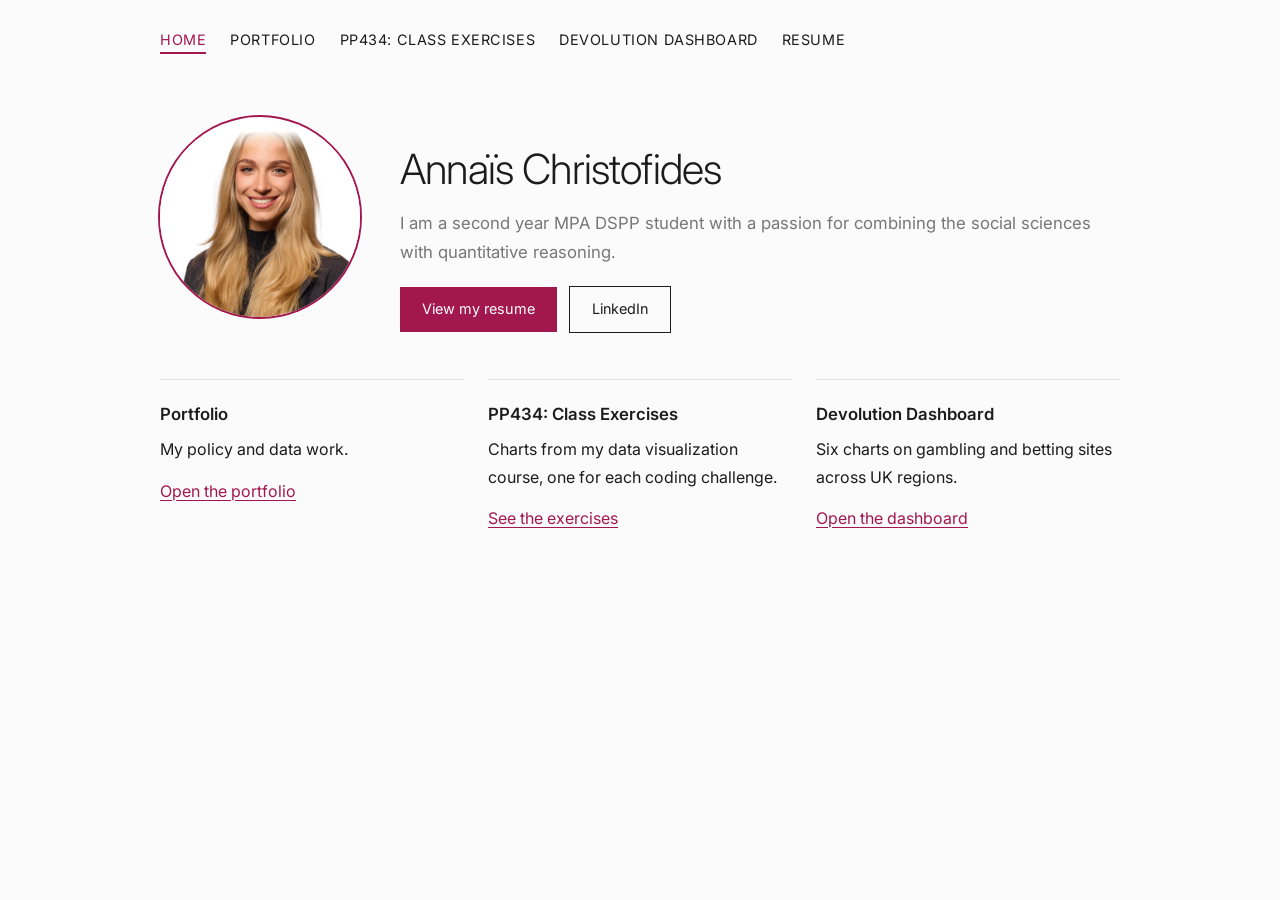
<file: index.html>
<!DOCTYPE html>
<html lang="en">

<head>
    <meta charset="utf-8">
    <meta name="viewport" content="width=device-width, initial-scale=1">
    <link rel="stylesheet" type="text/css" href="style.css">
    <title>Annaïs Christofides</title>
</head>

<body>
    <nav class="site-nav">
        <a href="index.html" class="active">Home</a>
        <a href="portfolio.html">Portfolio</a>
        <a href="pp434-class-exercises.html">PP434: Class Exercises</a>
        <a href="DevolutionDashboard.html">Devolution Dashboard</a>
        <a href="Annais_Christofides_Resume_2026_LDN.pdf" target="_blank">Resume</a>
    </nav>

    <div class="hero">
        <div class="headshot">
            <img src="headshot.jpeg" alt="Photo of Annaïs Christofides">
        </div>
        <div>
            <h1 class="big">Annaïs Christofides</h1>
            <p>
                I am a second year MPA DSPP student with a passion for combining the social sciences with quantitative reasoning.
            </p>
            <a class="button" href="Annais_Christofides_Resume_2026_LDN.pdf" target="_blank">View my resume</a>
            <a class="button secondary" href="https://www.linkedin.com/in/annaïs">LinkedIn</a>
        </div>
    </div>

    <div class="card-grid">
        <div class="card">
            <h3>Portfolio</h3>
            <p>My policy and data work.</p>
            <a href="portfolio.html">Open the portfolio</a>
        </div>
        <div class="card">
            <h3>PP434: Class Exercises</h3>
            <p>Charts from my data visualization course, one for each coding challenge.</p>
            <a href="pp434-class-exercises.html">See the exercises</a>
        </div>
        <div class="card">
            <h3>Devolution Dashboard</h3>
            <p>Six charts on gambling and betting sites across UK regions.</p>
            <a href="DevolutionDashboard.html">Open the dashboard</a>
        </div>
    </div>
</body>

</html>
</file>
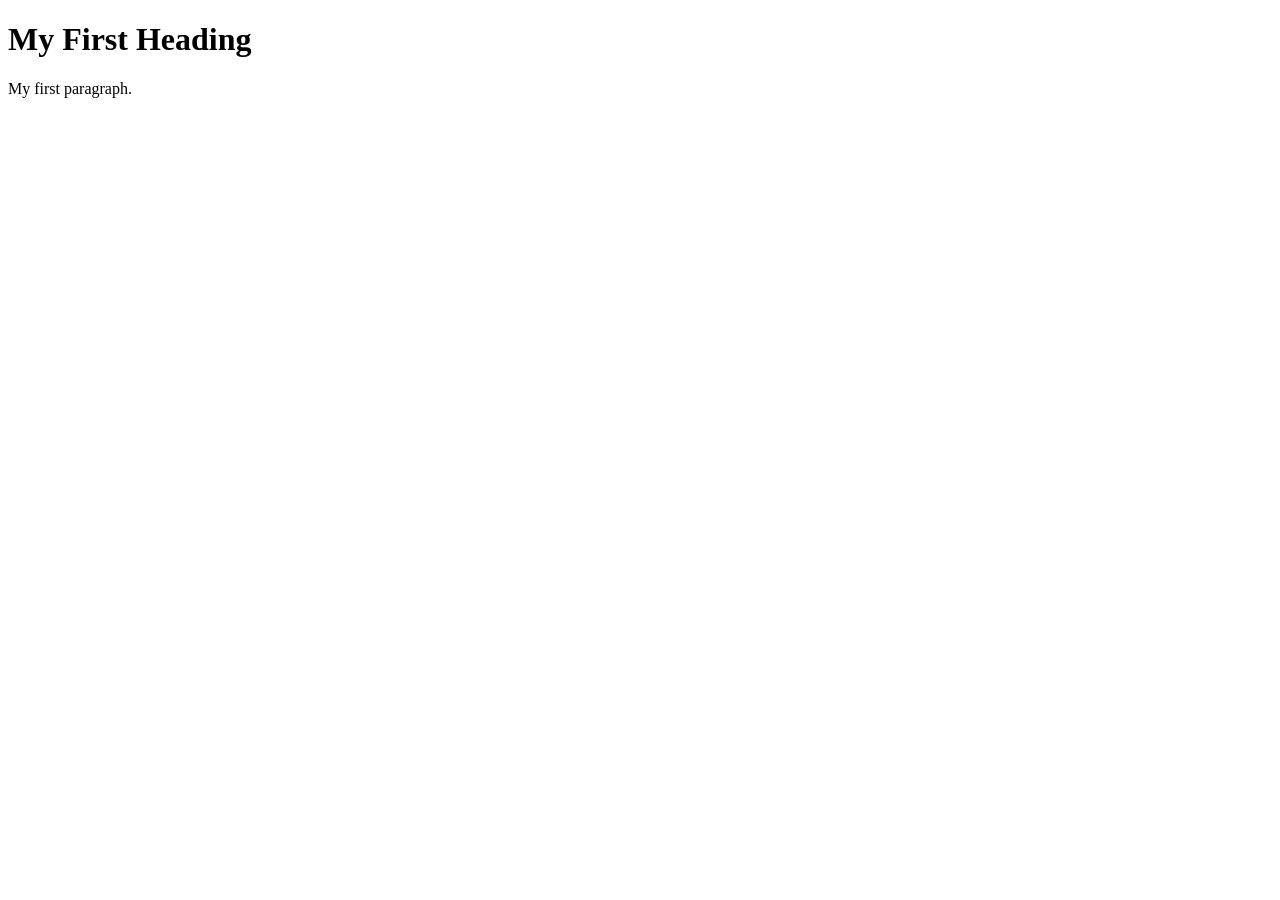
<file: Example1.html>
<!DOCTYPE html>
<html>

<!-- Richard Davies, Data Science -->

<!-- CODING LESSON NUMBER 1 -->
<!-- Commenting your code is vital, vital, vital -->

<!-- This is how you add comments to HTML -->

<!-- You can also include
multi - line comments
if you find that useful -->

<!-- To turn text into a comment, use the=is short-cut: CTRL & the "/" key (command + "/" on Mac)-->


<!-- HOW HTML WORKS - THE BASICS -->
<!-- HTML files have two fundamental parts. (1) The head, (2) The body -->

<!-- The head contains things that you do not see on the page -->

<head>
    <title>Page Title</title>
</head>

<!-- The body contains thigs you see -->
<!-- Most elements both open and close, with the content in the middle -->
<!-- Indenting is optional, but helps with readability -->
<body>
    <h1>My First Heading</h1>
    <p>My first paragraph.</p>
</body>
</html>
</file>
<file: style.css>
/* This is the stylesheet for my portfolio site. It is built from the class example, with extra styles added at the bottom. */
/* Comments in CSS don't do anything, they just explain what the code is for. */

/* The font. This loads Inter from Google Fonts. If it fails, the browser uses the next font in the list below. */
@import url('https://fonts.googleapis.com/css2?family=Inter:wght@300;400;500;600&display=swap');


body { /* We can style any HTML element by using its name - here we're styling the body */
  /* We want text that uses a clean sans-serif font, is usually 16px big and close to black */
  font-family: 'Inter', 'Helvetica Neue', Helvetica, Arial, sans-serif;
  font-size: 16px;
  color: #1c1c1c;
  line-height: 1.7;
  /* we want a soft off-white page, that's centered and not too wide */
  background-color: #fcfbfb;
  margin: 0 auto;
  max-width: 960px;
  padding: 0 24px 80px;
}


/* Headings */
h1, h2, h3, h4, h5, h6 {
  color: #1c1c1c;
  margin-top: 24px;
  margin-bottom: 16px;
  font-weight: 600;
}

/* We want the main heading to be big and light, not bold */
.big { /* This is the class from the HTML file, you can use it to style any element */
  font-size: 2.6rem;
  font-weight: 300;
  letter-spacing: -0.02em;
  margin: 40px 0 4px;
}

h2 {
  font-size: 1.3rem;
  margin: 0 0 14px;
}

/* A short dark pink line under each h2 heading */
h2::after {
  content: "";
  display: block;
  width: 36px;
  height: 3px;
  background-color: #a3174f;
  margin-top: 8px;
}

h3 {
  font-size: 1.05rem;
  margin: 28px 0 8px;
}

/* The small grey line under my name that introduces the page */
.small {
  font-size: 1.1rem;
  font-weight: 300;
  color: #777777;
  max-width: 62ch;
}

/* The grey line with my name and LinkedIn link */
.byline {
  color: #777777;
  margin: 0 0 12px;
}


/* Paragraph */
p {
  margin: 0 0 14px;
  max-width: 72ch; /* stops lines of text getting too long to read */
}

section {
  border-top: 1px solid #e6e1e3; /* a thin grey line between sections */
  padding: 40px 0 16px;          /* more space between sections */
}

hr {
  display: none; /* the section lines already separate things, so we hide the hr lines */
}


/* Links */
/* We want the links to be dark pink, and to turn black when you hover over them */
a {
  color: #a3174f;
  text-underline-offset: 3px;
}

a:hover {
  color: #1c1c1c;
}

/* Small bits of code, like the full API url */
code {
  background-color: #f3eef0;
  padding: 2px 5px;
  font-size: 0.88rem;
  word-break: break-all;
}


/* Images */
img {
  max-width: 100%;
  height: auto;
}


/* ---------------------------------------------------------------- */
/* EXTRA STYLES I ADDED FOR MY SITE (not in the class example)       */
/* ---------------------------------------------------------------- */

/* Navigation bar at the top of every page */
.site-nav {
  display: flex;
  flex-wrap: wrap;
  gap: 24px;
  padding: 28px 0 0;
}

.site-nav a {
  color: #1c1c1c;
  text-decoration: none;
  font-size: 0.9rem;
  letter-spacing: 0.04em;
  text-transform: uppercase;
}

.site-nav a:hover {
  color: #a3174f;
}

/* The link for the page you are on is dark pink with a line under it */
.site-nav a.active {
  color: #a3174f;
  border-bottom: 2px solid #a3174f;
}


/* Charts */
.chart-row {
  display: flex;
  flex-wrap: wrap;
  gap: 24px;
}

figure {
  margin: 0 0 16px;
  max-width: 100%;
  overflow-x: auto;
}


/* Buttons on the home page */
.button {
  display: inline-block;
  padding: 10px 22px;
  background-color: #a3174f;
  color: #fff;
  text-decoration: none;
  font-size: 0.9rem;
  margin: 6px 8px 6px 0;
}

.button:hover {
  background-color: #1c1c1c;
  color: #fff;
}

.button.secondary {
  background-color: transparent;
  color: #1c1c1c;
  border: 1px solid #1c1c1c;
}

.button.secondary:hover {
  background-color: #1c1c1c;
  color: #fff;
}


/* Devolution dashboard: six charts in a grid, three across */
.dashboard-grid {
  display: grid;
  grid-template-columns: repeat(3, 1fr);
  gap: 24px;
  margin: 24px 0;
  overflow-x: auto;
}


/* Home page: photo and introduction side by side */
.hero {
  display: flex;
  align-items: center;
  gap: 40px;
  padding: 40px 0;
}

.hero p {
  color: #777777;
  font-size: 1.05rem;
}

/* The photo sits in a round frame with a thin dark pink ring */
.headshot {
  width: 200px;
  height: 200px;
  flex-shrink: 0;
  border-radius: 50%;
  overflow: hidden;
  background-color: #fff;
  box-shadow: 0 0 0 2px #a3174f;
}

/* The photo is zoomed in so my face fills the circle, and its top edge fades out softly */
.headshot img {
  width: 100%;
  height: 100%;
  object-fit: cover;
  transform-origin: 50% 0;
  transform: translateY(7%) scale(1.5);
  -webkit-mask-image: linear-gradient(to bottom, transparent 0, #000 6%);
  mask-image: linear-gradient(to bottom, transparent 0, #000 6%);
}


/* Home page: three cards linking to my pages */
.card-grid {
  display: grid;
  grid-template-columns: repeat(3, 1fr);
  gap: 24px;
}

.card {
  border-top: 1px solid #e6e1e3;
  padding-top: 20px;
}

.card h3 {
  margin-top: 0;
}


/* Small screens: tablets and phones */
@media (max-width: 800px) {
  .dashboard-grid { grid-template-columns: repeat(2, 1fr); }
  .card-grid { grid-template-columns: 1fr; }
}

@media (max-width: 600px) {
  .big { font-size: 2rem; }
  .dashboard-grid { grid-template-columns: 1fr; }
  .hero { flex-direction: column; text-align: center; }
}
</file>
